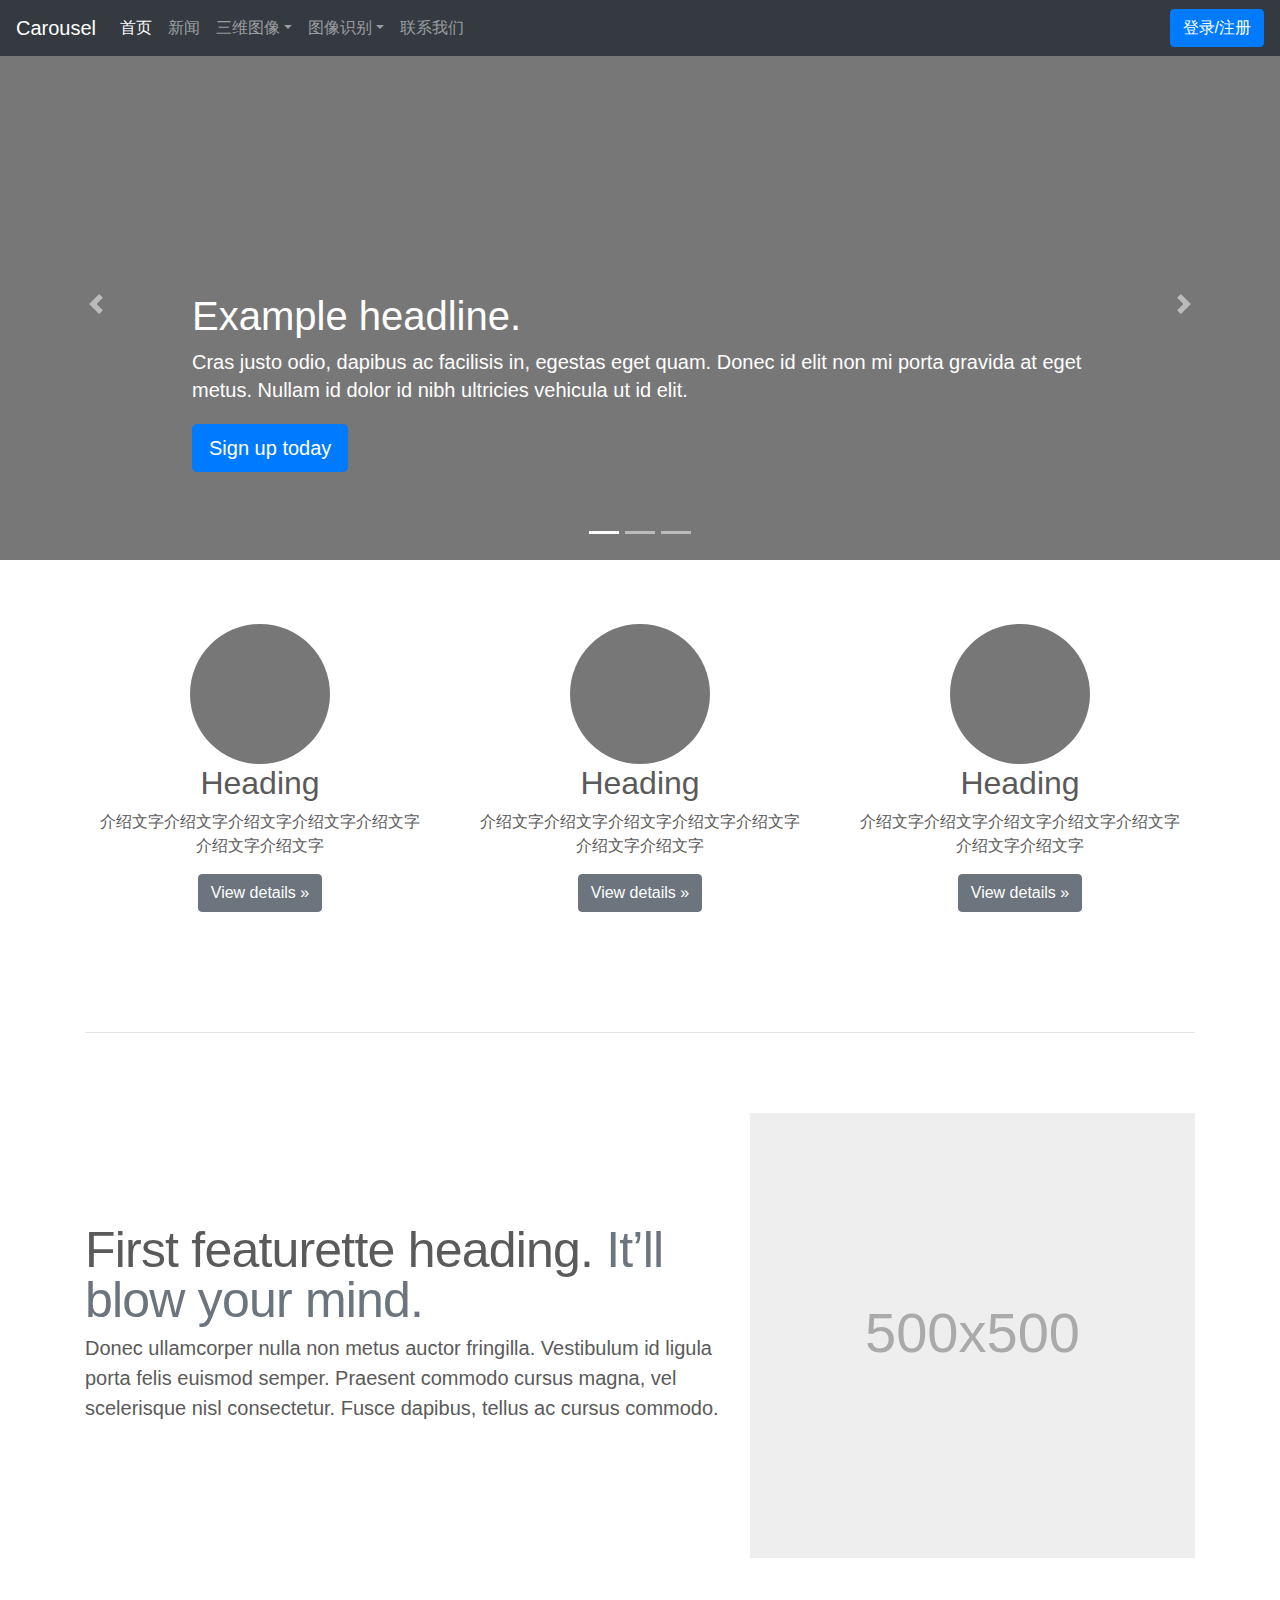
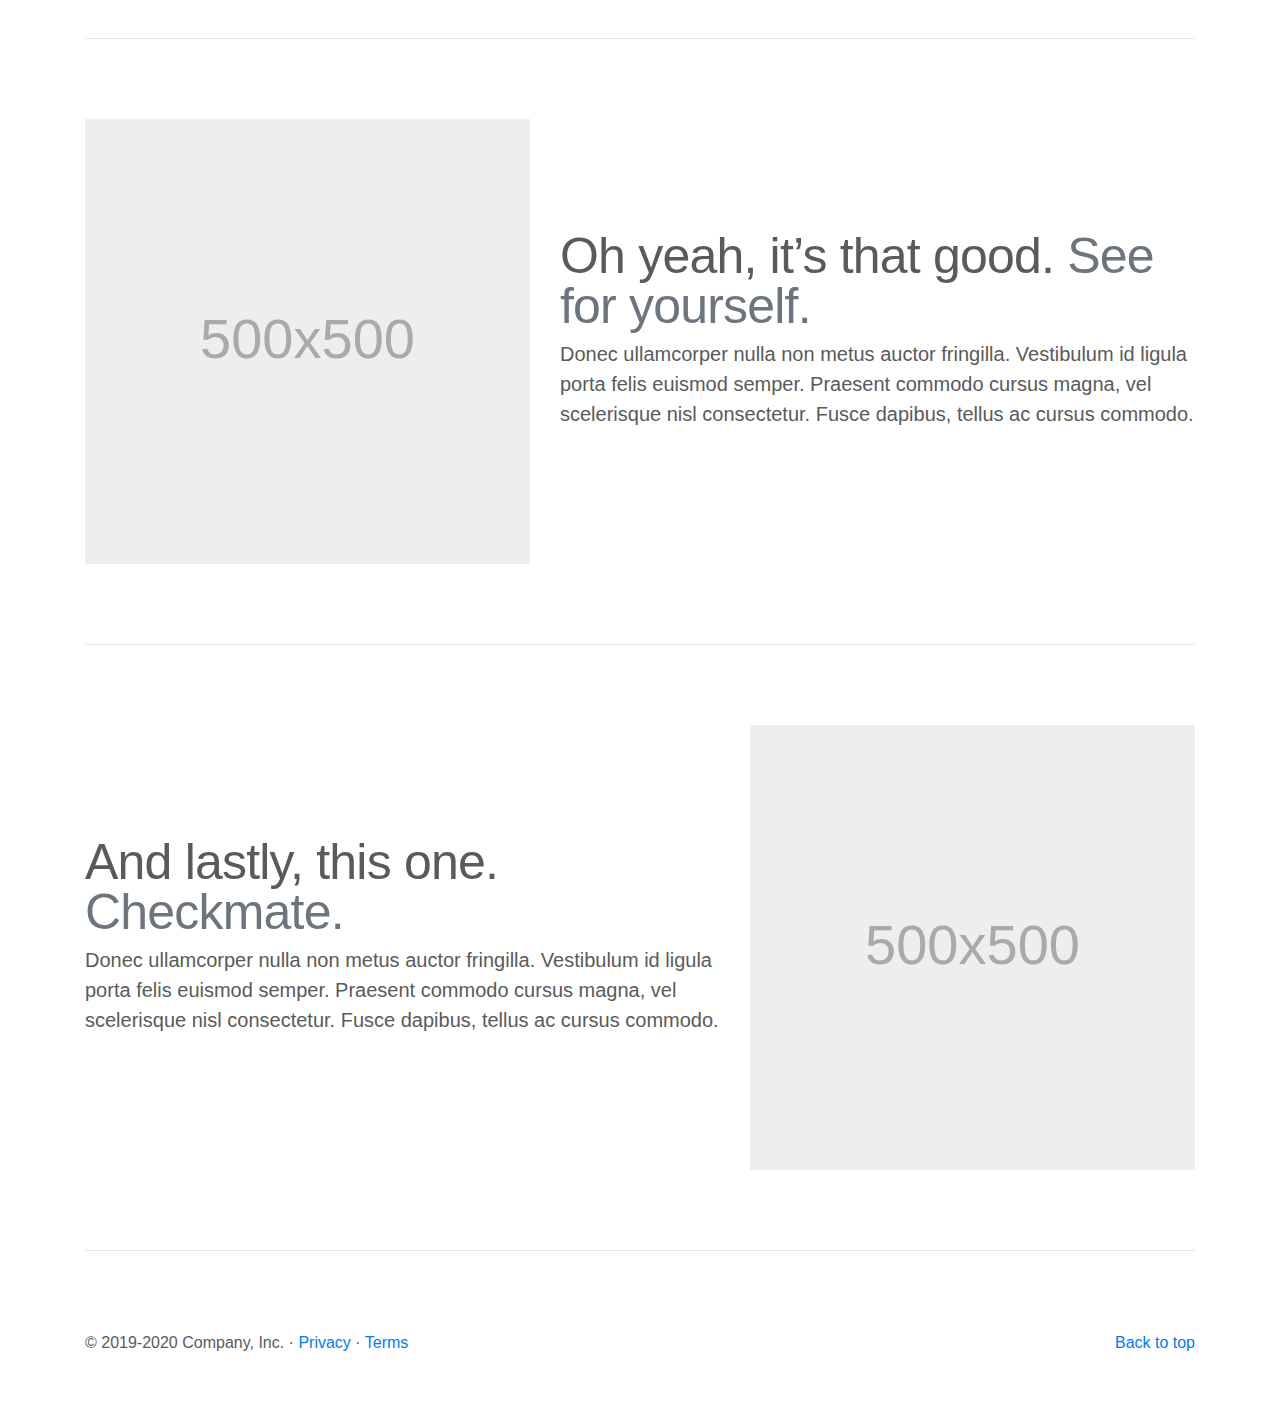
<file: test/static/index.html>
<html lang="en">
<head>
	<meta http-equiv="Content-Type" content="text/html; charset=UTF-8">
    <meta name="viewport" content="width=device-width, initial-scale=1, shrink-to-fit=no">
    <title>AI Labs</title>

    <style>
      .bd-placeholder-img {
        font-size: 1.125rem;
        text-anchor: middle;
        -webkit-user-select: none;
        -moz-user-select: none;
        -ms-user-select: none;
        user-select: none;
      }

      @media (min-width: 768px) {
        .bd-placeholder-img-lg {
          font-size: 3.5rem;
        }
      }
    </style>
	
	<link rel="stylesheet" href="bootstrap/css/bootstrap.min.css">
	<script src="jquery/jquery.min.js"></script>
	<script src="bootstrap/js/bootstrap.min.js"></script>
	
	<script src="js/user.js"></script>
	  
    <!-- Custom styles for this template -->
    <link href="css/carousel.css" rel="stylesheet">

  </head>
 

  <body>
  
<header>
  <nav class="navbar navbar-expand-md navbar-dark fixed-top bg-dark">
    <a class="navbar-brand" href="#">Carousel</a>
    <button class="navbar-toggler" type="button" data-toggle="collapse" data-target="#navbarCollapse" aria-controls="navbarCollapse" aria-expanded="false" aria-label="Toggle navigation">
      <span class="navbar-toggler-icon"></span>
    </button>
    <div class="collapse navbar-collapse" id="navbarCollapse">
      <ul class="navbar-nav mr-auto">
        <li class="nav-item active">
          <a class="nav-link" href="index.html">首页</a>
        </li>
        <li class="nav-item">
          <a class="nav-link" href="pricing.html">新闻</a>
        </li>
		<li class="nav-item dropdown">
			<a class="nav-link dropdown-toggle" href="#" id="dropdown01" data-toggle="dropdown" aria-haspopup="true" aria-expanded="true">三维图像</a>
			<div class="dropdown-menu" aria-labelledby="dropdown01">
			  <a class="dropdown-item" href="#">Mesh Simplify</a>
			  <a class="dropdown-item" href="#">图片处理</a>
			</div>
		</li>
		<li class="nav-item dropdown">
			<a class="nav-link dropdown-toggle" href="#" id="dropdown01" data-toggle="dropdown" aria-haspopup="true" aria-expanded="true">图像识别</a>
			<div class="dropdown-menu" aria-labelledby="dropdown01">
			  <a class="dropdown-item" href="#">人脸识别</a>
			  <a class="dropdown-item" href="#">OCR识别</a>
			  <a class="dropdown-item" href="#">老人防跌倒识别</a>
			</div>
		</li>
        <li class="nav-item">
          <a class="nav-link" href="#">联系我们</a>
        </li>
      </ul>
	  <h5 class="label-username" style="color:white;padding-right:10px;"></h5>
    </div>
  </nav>
</header>

<main role="main">

  <div id="myCarousel" class="carousel slide" data-ride="carousel">
    <ol class="carousel-indicators">
      <li data-target="#myCarousel" data-slide-to="0" class="active"></li>
      <li data-target="#myCarousel" data-slide-to="1"></li>
      <li data-target="#myCarousel" data-slide-to="2"></li>
    </ol>
    <div class="carousel-inner">
      <div class="carousel-item active">
        <svg class="bd-placeholder-img" width="100%" height="100%" xmlns="http://www.w3.org/2000/svg" preserveAspectRatio="xMidYMid slice" focusable="false" role="img"><rect width="100%" height="100%" fill="#777"></rect></svg>
        <div class="container">
          <div class="carousel-caption text-left">
            <h1>Example headline.</h1>
            <p>Cras justo odio, dapibus ac facilisis in, egestas eget quam. Donec id elit non mi porta gravida at eget metus. Nullam id dolor id nibh ultricies vehicula ut id elit.</p>
            <p><a class="btn btn-lg btn-primary" href="#" role="button">Sign up today</a></p>
          </div>
        </div>
      </div>
      <div class="carousel-item">
        <svg class="bd-placeholder-img" width="100%" height="100%" xmlns="http://www.w3.org/2000/svg" preserveAspectRatio="xMidYMid slice" focusable="false" role="img"><rect width="100%" height="100%" fill="#777"></rect></svg>
        <div class="container">
          <div class="carousel-caption">
            <h1>Another example headline.</h1>
            <p>Cras justo odio, dapibus ac facilisis in, egestas eget quam. Donec id elit non mi porta gravida at eget metus. Nullam id dolor id nibh ultricies vehicula ut id elit.</p>
            <p><a class="btn btn-lg btn-primary" href="#" role="button">Learn more</a></p>
          </div>
        </div>
      </div>
      <div class="carousel-item">
        <svg class="bd-placeholder-img" width="100%" height="100%" xmlns="http://www.w3.org/2000/svg" preserveAspectRatio="xMidYMid slice" focusable="false" role="img"><rect width="100%" height="100%" fill="#777"></rect></svg>
        <div class="container">
          <div class="carousel-caption text-right">
            <h1>One more for good measure.</h1>
            <p>Cras justo odio, dapibus ac facilisis in, egestas eget quam. Donec id elit non mi porta gravida at eget metus. Nullam id dolor id nibh ultricies vehicula ut id elit.</p>
            <p><a class="btn btn-lg btn-primary" href="#" role="button">Browse gallery</a></p>
          </div>
        </div>
      </div>
    </div>
    <a class="carousel-control-prev" href="#myCarousel" role="button" data-slide="prev">
      <span class="carousel-control-prev-icon" aria-hidden="true"></span>
      <span class="sr-only">Previous</span>
    </a>
    <a class="carousel-control-next" href="#myCarousel" role="button" data-slide="next">
      <span class="carousel-control-next-icon" aria-hidden="true"></span>
      <span class="sr-only">Next</span>
    </a>
  </div>


  <!-- Marketing messaging and featurettes
  ================================================== -->
  <!-- Wrap the rest of the page in another container to center all the content. -->

  <div class="container marketing">

    <!-- Three columns of text below the carousel -->
    <div class="row">
      <div class="col-lg-4">
        <svg class="bd-placeholder-img rounded-circle" width="140" height="140" xmlns="http://www.w3.org/2000/svg" preserveAspectRatio="xMidYMid slice" focusable="false" role="img" aria-label="Placeholder: 140x140"><title>Placeholder</title><rect width="100%" height="100%" fill="#777"></rect><text x="50%" y="50%" fill="#777" dy=".3em">140x140</text></svg>
        <h2>Heading</h2>
        <p>介绍文字介绍文字介绍文字介绍文字介绍文字介绍文字介绍文字</p>
        <p><a class="btn btn-secondary" href="#" role="button">View details &raquo;</a></p>
      </div><!-- /.col-lg-4 -->
      <div class="col-lg-4">
        <svg class="bd-placeholder-img rounded-circle" width="140" height="140" xmlns="http://www.w3.org/2000/svg" preserveAspectRatio="xMidYMid slice" focusable="false" role="img" aria-label="Placeholder: 140x140"><title>Placeholder</title><rect width="100%" height="100%" fill="#777"></rect><text x="50%" y="50%" fill="#777" dy=".3em">140x140</text></svg>
        <h2>Heading</h2>
        <p>介绍文字介绍文字介绍文字介绍文字介绍文字介绍文字介绍文字</p>
        <p><a class="btn btn-secondary" href="#" role="button">View details &raquo;</a></p>
      </div><!-- /.col-lg-4 -->
      <div class="col-lg-4">
        <svg class="bd-placeholder-img rounded-circle" width="140" height="140" xmlns="http://www.w3.org/2000/svg" preserveAspectRatio="xMidYMid slice" focusable="false" role="img" aria-label="Placeholder: 140x140"><title>Placeholder</title><rect width="100%" height="100%" fill="#777"></rect><text x="50%" y="50%" fill="#777" dy=".3em">140x140</text></svg>
        <h2>Heading</h2>
        <p>介绍文字介绍文字介绍文字介绍文字介绍文字介绍文字介绍文字</p>
        <p><a class="btn btn-secondary" href="#" role="button">View details &raquo;</a></p>
      </div><!-- /.col-lg-4 -->
    </div><!-- /.row -->


    <!-- START THE FEATURETTES -->

    <hr class="featurette-divider">

    <div class="row featurette">
      <div class="col-md-7">
        <h2 class="featurette-heading">First featurette heading. <span class="text-muted">It’ll blow your mind.</span></h2>
        <p class="lead">Donec ullamcorper nulla non metus auctor fringilla. Vestibulum id ligula porta felis euismod semper. Praesent commodo cursus magna, vel scelerisque nisl consectetur. Fusce dapibus, tellus ac cursus commodo.</p>
      </div>
      <div class="col-md-5">
        <svg class="bd-placeholder-img bd-placeholder-img-lg featurette-image img-fluid mx-auto" width="500" height="500" xmlns="http://www.w3.org/2000/svg" preserveAspectRatio="xMidYMid slice" focusable="false" role="img" aria-label="Placeholder: 500x500"><title>Placeholder</title><rect width="100%" height="100%" fill="#eee"></rect><text x="50%" y="50%" fill="#aaa" dy=".3em">500x500</text></svg>
      </div>
    </div>

    <hr class="featurette-divider">

    <div class="row featurette">
      <div class="col-md-7 order-md-2">
        <h2 class="featurette-heading">Oh yeah, it’s that good. <span class="text-muted">See for yourself.</span></h2>
        <p class="lead">Donec ullamcorper nulla non metus auctor fringilla. Vestibulum id ligula porta felis euismod semper. Praesent commodo cursus magna, vel scelerisque nisl consectetur. Fusce dapibus, tellus ac cursus commodo.</p>
      </div>
      <div class="col-md-5 order-md-1">
        <svg class="bd-placeholder-img bd-placeholder-img-lg featurette-image img-fluid mx-auto" width="500" height="500" xmlns="http://www.w3.org/2000/svg" preserveAspectRatio="xMidYMid slice" focusable="false" role="img" aria-label="Placeholder: 500x500"><title>Placeholder</title><rect width="100%" height="100%" fill="#eee"></rect><text x="50%" y="50%" fill="#aaa" dy=".3em">500x500</text></svg>
      </div>
    </div>

    <hr class="featurette-divider">

    <div class="row featurette">
      <div class="col-md-7">
        <h2 class="featurette-heading">And lastly, this one. <span class="text-muted">Checkmate.</span></h2>
        <p class="lead">Donec ullamcorper nulla non metus auctor fringilla. Vestibulum id ligula porta felis euismod semper. Praesent commodo cursus magna, vel scelerisque nisl consectetur. Fusce dapibus, tellus ac cursus commodo.</p>
      </div>
      <div class="col-md-5">
        <svg class="bd-placeholder-img bd-placeholder-img-lg featurette-image img-fluid mx-auto" width="500" height="500" xmlns="http://www.w3.org/2000/svg" preserveAspectRatio="xMidYMid slice" focusable="false" role="img" aria-label="Placeholder: 500x500"><title>Placeholder</title><rect width="100%" height="100%" fill="#eee"></rect><text x="50%" y="50%" fill="#aaa" dy=".3em">500x500</text></svg>
      </div>
    </div>

    <hr class="featurette-divider">

    <!-- /END THE FEATURETTES -->

  </div><!-- /.container -->


  <!-- FOOTER -->
  <footer class="container">
    <p class="float-right"><a href="#">Back to top</a></p>
    <p>&copy; 2019-2020 Company, Inc. &middot; <a href="#">Privacy</a> &middot; <a href="#">Terms</a></p>
  </footer>
</main>

<script>

</script>

</body>
</html>
</file>
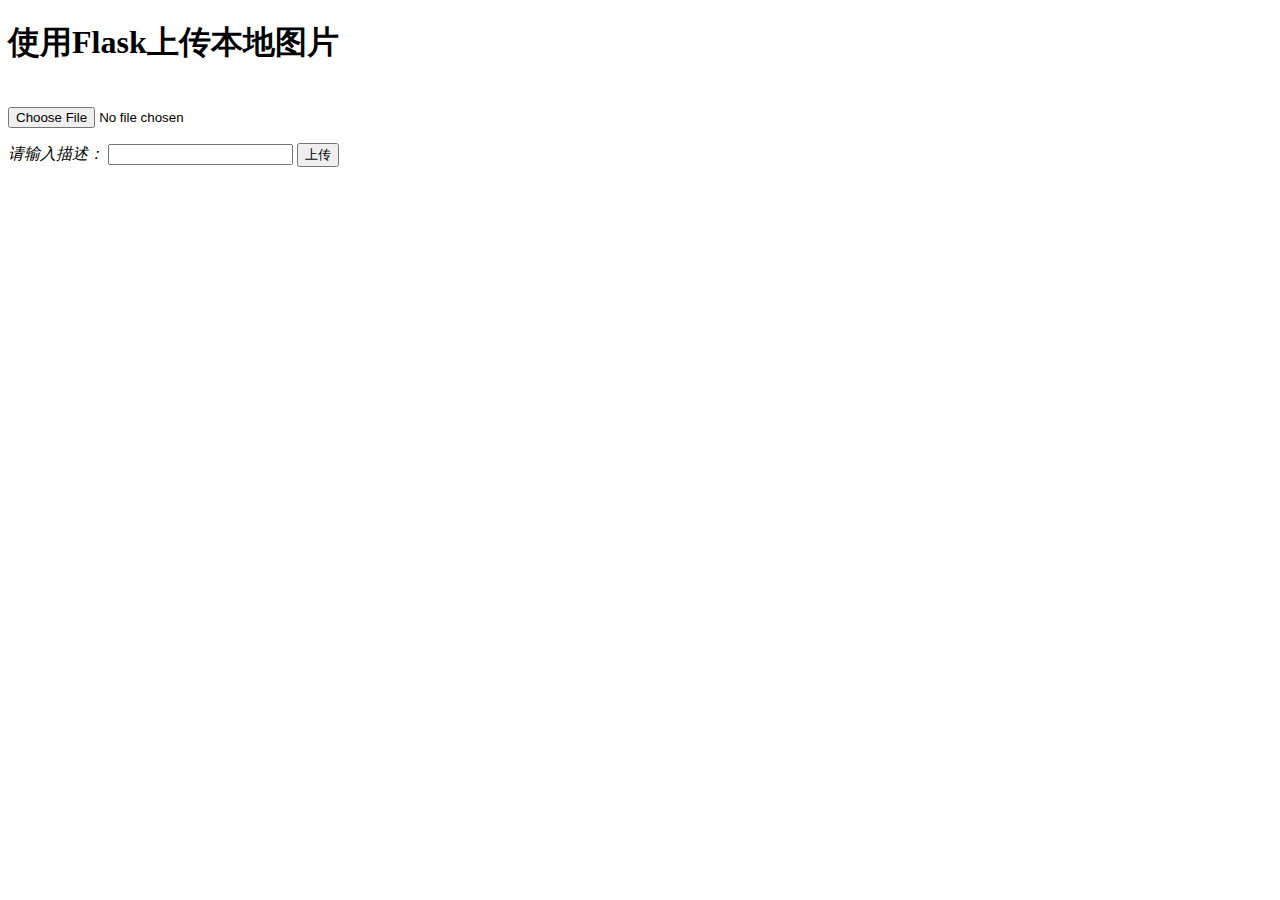
<file: flask/templates/upload.html>
<!DOCTYPE html>
<html lang="en">
<head>
    <meta charset="UTF-8">
    <title>Flask上传图片演示</title>
</head>
<body>
    <h1>使用Flask上传本地图片</h1>
    <form action="" enctype='multipart/form-data' method='POST'>
        <input type="file" name="file" style="margin-top:20px;"/>
        <br>
        <i>请输入描述：</i>
        <input type="text" class="txt_input" name="name"  value="" style="margin-top:10px;"/>
        <input type="submit" value="上传" class="button-new" style="margin-top:15px;"/>
    </form>
</body>
</html>
</file>
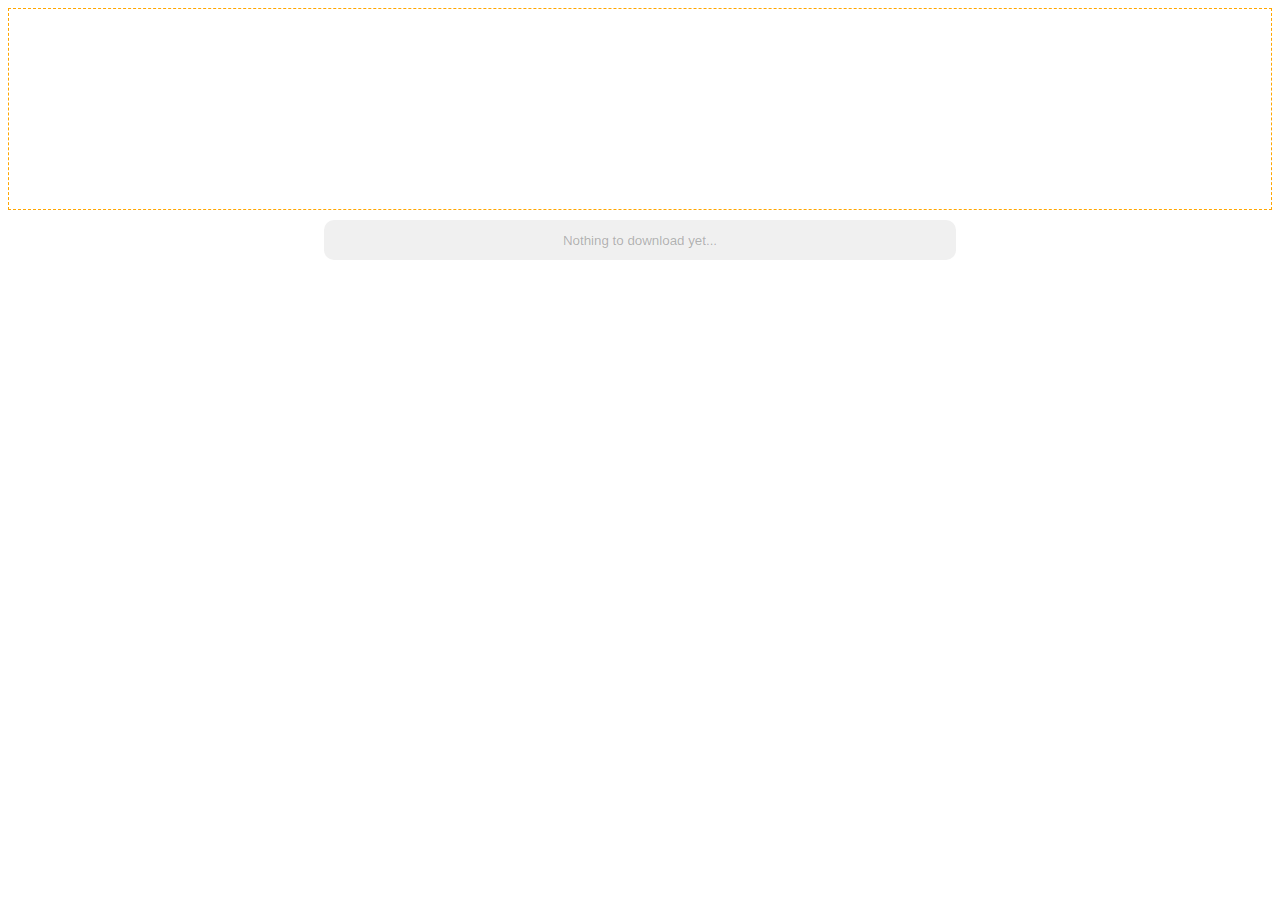
<file: flask/templates/upload_images.html>
<!DOCTYPE html>
<html lang="en">
<head>
	<meta charset="UTF-8">
	<title>h5拖拽异步上传</title>
</head>
<style>
	#uuz{
		height: 200px;
		border: 1px dashed orange;
		text-align: center;
	}
	#download_container {
    display: flex;
    justify-content: center;
}
#download {
    width:50%;
    height:40px;
    margin:0 auto;
    margin-top:10px;
    cursor: pointer;
    border: 0px;
    border-radius: 10px;
    background: rgb(240, 240, 240);
}
</style>
<body>
	<div id="uuz">
	</div>
	
    <div id="download_container">
        <a id="download_a" hidden=""></a>
        <button id="download" disabled="" onclick="document.getElementById(&#39;download_a&#39;).click()">Nothing to download yet...</button>
    </div>
</body>
<script>
	window.onload = function(){
		var uuz = document.getElementById('uuz');
 
		uuz.ondragenter = function(e){
			e.preventDefault();
		}
 
		uuz.ondragover = function(e){
			e.preventDefault();
			this.innerHTML = '请松开';
		}
 
		uuz.ondragleave = function(e){
			e.preventDefault();
			this.innerHTML = '请拖入要上传的文件';
		}
 
		uuz.ondrop = function(e){
			e.preventDefault();
 
			var file = e.dataTransfer.files[0]; //获取要上传的文件对象(可以上传多个)
			
			var reader = new FileReader();
			reader.readAsDataURL(file);
			reader.onload = function () {
				//this.result为当前文件的base64解码
				var img = document.createElement("img");
				img.src = this.result;
				img.className = "myImg";
				document.getElementById("imgs").appendChild(img);
			};
			reader.onloadend = function () {
				//如果上传出错
				if (reader.error) {
					alert(reader.error);
				} else {
					//可以进行与服务器的上传交互
				}
			}
				
			var formdata = new FormData();
			var xhr = new XMLHttpRequest();
 
			formdata.append('upfile', upfile); //设置服务器端接收的name为upfile
			xhr.open('post','1.php'); //以post方式发送到1.php
 
			xhr.onreadystatechange = function(){
				if(this.status==200){ //上传成功
					alert('上传成功');
				}else{
					alert('上传失败~');
				}
			}
 
			xhr.send(formdata);
		}
	}
</script>
</html>
</file>
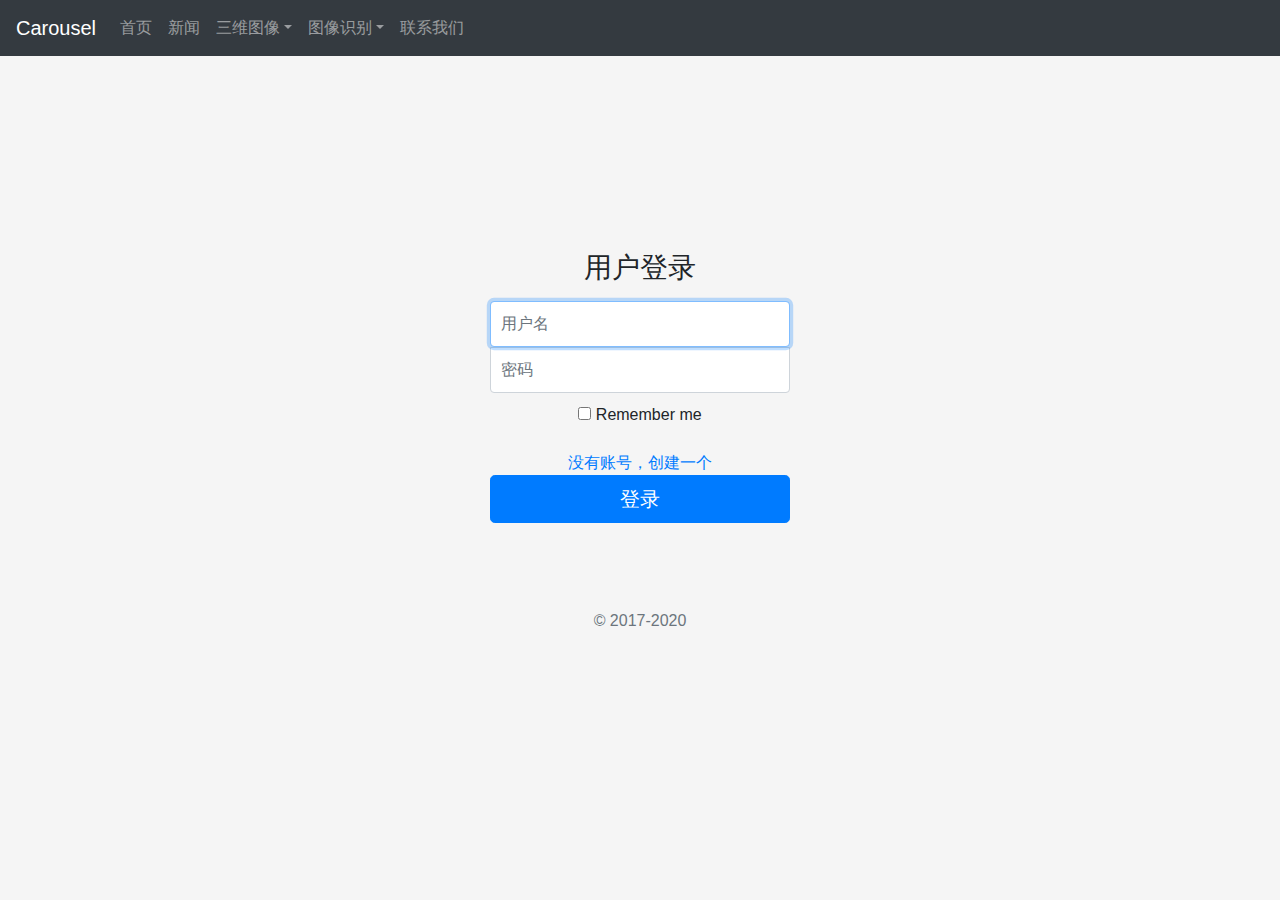
<file: test/static/login.html>
<html lang="en">
<head>
	<meta http-equiv="Content-Type" content="text/html; charset=UTF-8">
    
    <meta name="viewport" content="width=device-width, initial-scale=1, shrink-to-fit=no">    
	<title>AI Labs</title>

    <style>
      .bd-placeholder-img {
        font-size: 1.125rem;
        text-anchor: middle;
        -webkit-user-select: none;
        -moz-user-select: none;
        -ms-user-select: none;
        user-select: none;
      }

      @media (min-width: 768px) {
        .bd-placeholder-img-lg {
          font-size: 3.5rem;
        }
      }
    </style>
	
	<link rel="stylesheet" href="bootstrap/css/bootstrap.min.css">
	<script src="jquery/jquery.min.js"></script>
	<script src="bootstrap/js/bootstrap.min.js"></script>
	  
	<script src="js/user.js"></script>
	
    <!-- Custom styles for this template -->
    <link href="css/signin.css" rel="stylesheet">

  </head>
  <body class="text-center">
  
<header>
  <nav class="navbar navbar-expand-md navbar-dark fixed-top bg-dark">
    <a class="navbar-brand" href="#">Carousel</a>
    <button class="navbar-toggler" type="button" data-toggle="collapse" data-target="#navbarCollapse" aria-controls="navbarCollapse" aria-expanded="false" aria-label="Toggle navigation">
      <span class="navbar-toggler-icon"></span>
    </button>
    <div class="collapse navbar-collapse" id="navbarCollapse">
      <ul class="navbar-nav mr-auto">
        <li class="nav-item">
          <a class="nav-link" href="index.html">首页</a>
        </li>
        <li class="nav-item">
          <a class="nav-link" href="pricing.html">新闻</a>
        </li>
		<li class="nav-item dropdown">
			<a class="nav-link dropdown-toggle" href="#" id="dropdown01" data-toggle="dropdown" aria-haspopup="true" aria-expanded="true">三维图像</a>
			<div class="dropdown-menu" aria-labelledby="dropdown01">
			  <a class="dropdown-item" href="#">Mesh Simplify</a>
			  <a class="dropdown-item" href="#">图片处理</a>
			</div>
		</li>
		<li class="nav-item dropdown">
			<a class="nav-link dropdown-toggle" href="#" id="dropdown01" data-toggle="dropdown" aria-haspopup="true" aria-expanded="true">图像识别</a>
			<div class="dropdown-menu" aria-labelledby="dropdown01">
			  <a class="dropdown-item" href="#">人脸识别</a>
			  <a class="dropdown-item" href="#">OCR识别</a>
			  <a class="dropdown-item" href="#">老人防跌倒识别</a>
			</div>
		</li>
        <li class="nav-item">
          <a class="nav-link" href="#">联系我们</a>
        </li>
      </ul>
    </div>
  </nav>
</header>

<form class="form-signin" onsubmit="return false">
  <h1 class="h3 mb-3 font-weight-normal">用户登录</h1>
  <label for="inputName" class="sr-only">用户名</label>
  <input type="text" id="inputName" class="form-control" placeholder="用户名" required autofocus>
  <label for="inputPassword" class="sr-only">密码</label>
  <input type="password" id="inputPassword" class="form-control" placeholder="密码" required>
  <div class="checkbox mb-3">
    <label>
      <input type="checkbox" value="remember-me"> Remember me
    </label>
  </div>
  <a class="btn-register" href="register.html">没有账号，创建一个</a>
  <button class="btn btn-lg btn-primary btn-block btn-login" type="submit">登录</button>
  <label class="invalid-text"></label>
  <p class="mt-5 mb-3 text-muted">&copy; 2017-2020</p>
</form>

<script>
	$(".btn-login").click(function(){
		var user = {
			username:$("#inputName").val(),
			password:$("#inputPassword").val()
		}
		console.log(user)
		$.ajax({
			url:"login",
			type:"POST",
			data:user,
			dataType:"json",
			success:function(data){
				console.log(data);
				if (data.code == 0) {
					window.localStorage.username = user.username;
					console.log("login success")
					console.log(window.localStorage.username)
					window.location.href='index.html';
				} else {
					$(".invalid-text").html(data.msg);
				}
			}
		});
	});
</script>

</body>
</html>
</file>
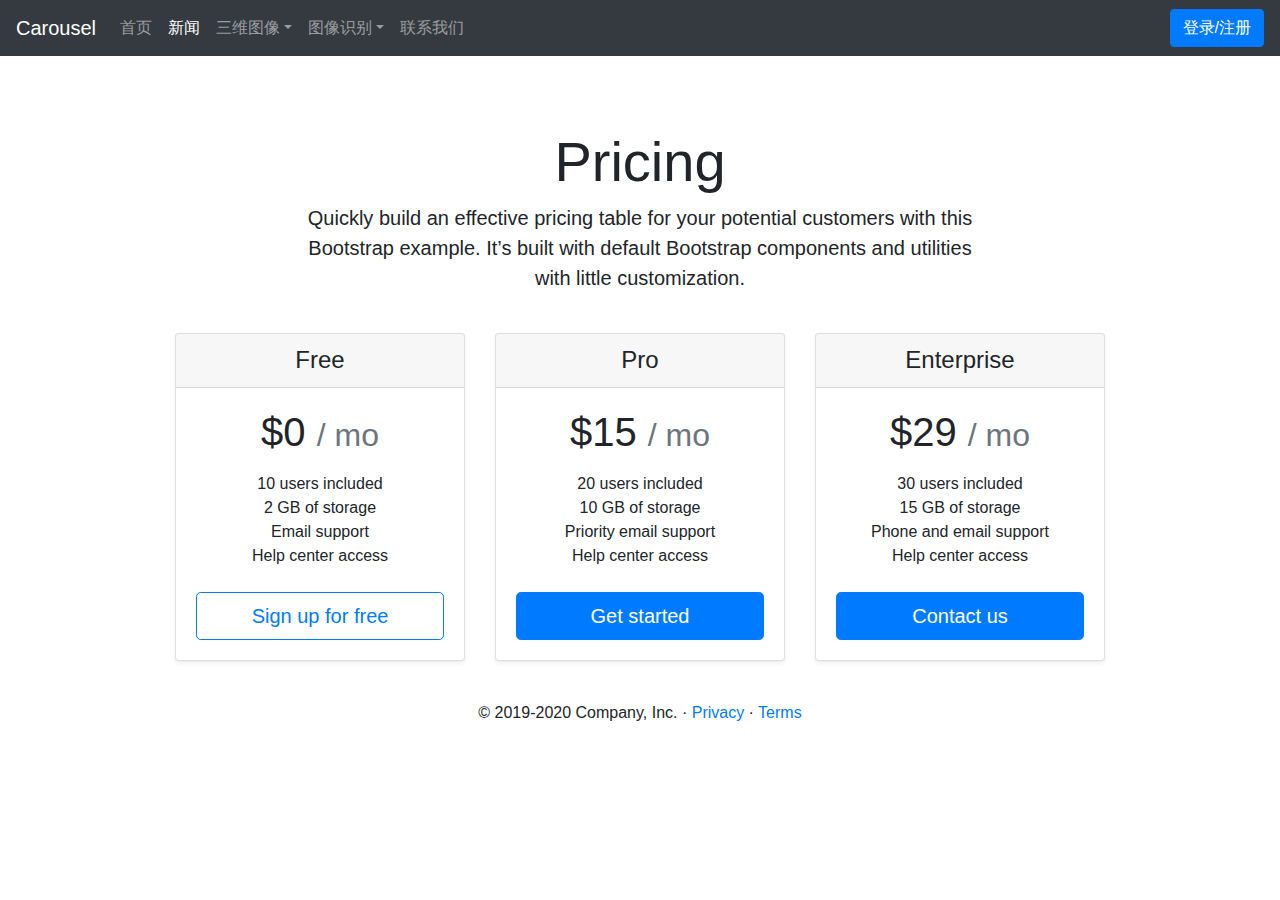
<file: test/static/pricing.html>
<html lang="en">
<head>
	<meta http-equiv="Content-Type" content="text/html; charset=UTF-8">
    
    <meta name="viewport" content="width=device-width, initial-scale=1, shrink-to-fit=no">
	<title>AI Labs</title>

    <style>
      .bd-placeholder-img {
        font-size: 1.125rem;
        text-anchor: middle;
        -webkit-user-select: none;
        -moz-user-select: none;
        -ms-user-select: none;
        user-select: none;
      }

      @media (min-width: 768px) {
        .bd-placeholder-img-lg {
          font-size: 3.5rem;
        }
      }
    </style>
	
	<link rel="stylesheet" href="bootstrap/css/bootstrap.min.css">
	<script src="jquery/jquery.min.js"></script>
	<script src="bootstrap/js/bootstrap.min.js"></script>
	  
	<script src="js/user.js"></script>
	
    <!-- Custom styles for this template -->
    <link href="css/pricing.css" rel="stylesheet">

  </head>
  <body class="text-center">
  
<header>
  <nav class="navbar navbar-expand-md navbar-dark fixed-top bg-dark">
    <a class="navbar-brand" href="#">Carousel</a>
    <button class="navbar-toggler" type="button" data-toggle="collapse" data-target="#navbarCollapse" aria-controls="navbarCollapse" aria-expanded="false" aria-label="Toggle navigation">
      <span class="navbar-toggler-icon"></span>
    </button>
    <div class="collapse navbar-collapse" id="navbarCollapse">
      <ul class="navbar-nav mr-auto">
        <li class="nav-item">
          <a class="nav-link" href="index.html">首页</a>
        </li>
        <li class="nav-item active">
          <a class="nav-link" href="pricing.html">新闻</a>
        </li>
		<li class="nav-item dropdown">
			<a class="nav-link dropdown-toggle" href="#" id="dropdown01" data-toggle="dropdown" aria-haspopup="true" aria-expanded="true">三维图像</a>
			<div class="dropdown-menu" aria-labelledby="dropdown01">
			  <a class="dropdown-item" href="#">Mesh Simplify</a>
			  <a class="dropdown-item" href="#">图片处理</a>
			</div>
		</li>
		<li class="nav-item dropdown">
			<a class="nav-link dropdown-toggle" href="#" id="dropdown01" data-toggle="dropdown" aria-haspopup="true" aria-expanded="true">图像识别</a>
			<div class="dropdown-menu" aria-labelledby="dropdown01">
			  <a class="dropdown-item" href="#">人脸识别</a>
			  <a class="dropdown-item" href="#">OCR识别</a>
			  <a class="dropdown-item" href="#">老人防跌倒识别</a>
			</div>
		</li>
        <li class="nav-item">
          <a class="nav-link" href="#">联系我们</a>
        </li>
      </ul>
	  <h5 class="label-username" style="color:white;padding-right:10px;"></h5>
    </div>
  </nav>
</header>


<div class="pricing-header px-3 py-3 pt-md-5 pb-md-4 mx-auto text-center">
  <h1 class="display-4">Pricing</h1>
  <p class="lead">Quickly build an effective pricing table for your potential customers with this Bootstrap example. It’s built with default Bootstrap components and utilities with little customization.</p>
</div>

<div class="container">
  <div class="card-deck mb-3 text-center">
    <div class="card mb-4 shadow-sm">
      <div class="card-header">
        <h4 class="my-0 font-weight-normal">Free</h4>
      </div>
      <div class="card-body">
        <h1 class="card-title pricing-card-title">$0 <small class="text-muted">/ mo</small></h1>
        <ul class="list-unstyled mt-3 mb-4">
          <li>10 users included</li>
          <li>2 GB of storage</li>
          <li>Email support</li>
          <li>Help center access</li>
        </ul>
        <button type="button" class="btn btn-lg btn-block btn-outline-primary">Sign up for free</button>
      </div>
    </div>
    <div class="card mb-4 shadow-sm">
      <div class="card-header">
        <h4 class="my-0 font-weight-normal">Pro</h4>
      </div>
      <div class="card-body">
        <h1 class="card-title pricing-card-title">$15 <small class="text-muted">/ mo</small></h1>
        <ul class="list-unstyled mt-3 mb-4">
          <li>20 users included</li>
          <li>10 GB of storage</li>
          <li>Priority email support</li>
          <li>Help center access</li>
        </ul>
        <button type="button" class="btn btn-lg btn-block btn-primary">Get started</button>
      </div>
    </div>
    <div class="card mb-4 shadow-sm">
      <div class="card-header">
        <h4 class="my-0 font-weight-normal">Enterprise</h4>
      </div>
      <div class="card-body">
        <h1 class="card-title pricing-card-title">$29 <small class="text-muted">/ mo</small></h1>
        <ul class="list-unstyled mt-3 mb-4">
          <li>30 users included</li>
          <li>15 GB of storage</li>
          <li>Phone and email support</li>
          <li>Help center access</li>
        </ul>
        <button type="button" class="btn btn-lg btn-block btn-primary">Contact us</button>
      </div>
    </div>
  </div>

  <!-- FOOTER -->
  <footer class="container">
    <p>&copy; 2019-2020 Company, Inc. &middot; <a href="#">Privacy</a> &middot; <a href="#">Terms</a></p>
  </footer>
  
</body>
</html>
</file>
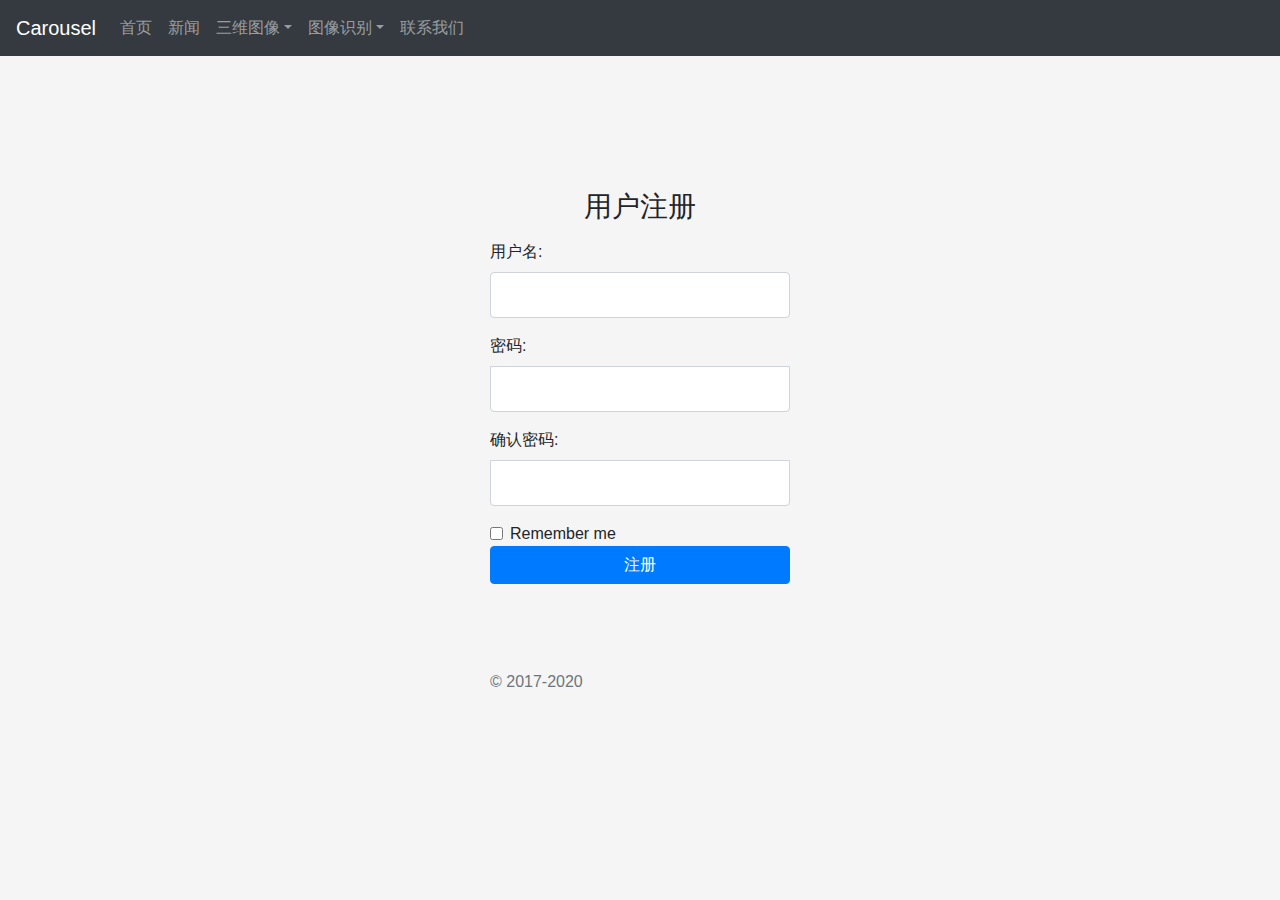
<file: test/static/register.html>
<html lang="en">
<head>
	<meta http-equiv="Content-Type" content="text/html; charset=UTF-8">
    
    <meta name="viewport" content="width=device-width, initial-scale=1, shrink-to-fit=no">    
	<title>AI Labs</title>

    <style>
      .bd-placeholder-img {
        font-size: 1.125rem;
        text-anchor: middle;
        -webkit-user-select: none;
        -moz-user-select: none;
        -ms-user-select: none;
        user-select: none;
      }

      @media (min-width: 768px) {
        .bd-placeholder-img-lg {
          font-size: 3.5rem;
        }
      }
    </style>
	
	<link rel="stylesheet" href="bootstrap/css/bootstrap.min.css">
	<script src="jquery/jquery.min.js"></script>
	<script src="bootstrap/js/bootstrap.min.js"></script>
	  
	<script src="js/user.js"></script>
	
    <!-- Custom styles for this template -->
    <link href="css/signin.css" rel="stylesheet">

  </head>
  <body>
  
<header>
  <nav class="navbar navbar-expand-md navbar-dark fixed-top bg-dark">
    <a class="navbar-brand" href="#">Carousel</a>
    <button class="navbar-toggler" type="button" data-toggle="collapse" data-target="#navbarCollapse" aria-controls="navbarCollapse" aria-expanded="false" aria-label="Toggle navigation">
      <span class="navbar-toggler-icon"></span>
    </button>
    <div class="collapse navbar-collapse" id="navbarCollapse">
      <ul class="navbar-nav mr-auto">
        <li class="nav-item">
          <a class="nav-link" href="index.html">首页</a>
        </li>
        <li class="nav-item">
          <a class="nav-link" href="pricing.html">新闻</a>
        </li>
		<li class="nav-item dropdown">
			<a class="nav-link dropdown-toggle" href="#" id="dropdown01" data-toggle="dropdown" aria-haspopup="true" aria-expanded="true">三维图像</a>
			<div class="dropdown-menu" aria-labelledby="dropdown01">
			  <a class="dropdown-item" href="#">Mesh Simplify</a>
			  <a class="dropdown-item" href="#">图片处理</a>
			</div>
		</li>
		<li class="nav-item dropdown">
			<a class="nav-link dropdown-toggle" href="#" id="dropdown01" data-toggle="dropdown" aria-haspopup="true" aria-expanded="true">图像识别</a>
			<div class="dropdown-menu" aria-labelledby="dropdown01">
			  <a class="dropdown-item" href="#">人脸识别</a>
			  <a class="dropdown-item" href="#">OCR识别</a>
			  <a class="dropdown-item" href="#">老人防跌倒识别</a>
			</div>
		</li>
        <li class="nav-item">
          <a class="nav-link" href="#">联系我们</a>
        </li>
      </ul>
    </div>
  </nav>
</header>

<form class="form-signin" onsubmit="return false">
  <h1 class="h3 mb-3 font-weight-normal text-center">用户注册</h1>
    <div class="form-group">
      <label for="usr">用户名:</label>
      <input type="text" class="form-control" id="usr">
    </div>
    <div class="form-group">
      <label for="pwd">密码:</label>
      <input type="password" class="form-control" id="pwd">
    </div>
    <div class="form-group">
      <label for="pwd">确认密码:</label>
      <input type="password" class="form-control" id="pwd2">
    </div>
    <div class="form-check">
      <label class="form-check-label">
        <input class="form-check-input" type="checkbox"> Remember me
      </label>
    </div>
  <button class="btn btn-primary btn-block btn-register" type="submit">注册</button>
  <label class="invalid-text text-center"></label>
  <p class="mt-5 mb-3 text-muted">&copy; 2017-2020</p>
</form>

<script>
	$(".btn-register").click(function(){
		var user = {
			username:$("#usr").val(),
			password:$("#pwd").val()
		}
		console.log(user)
		$.ajax({
			url:"register",
			type:"POST",
			data:user,
			dataType:"json",
			success:function(data){
				console.log(data);
				if (data.code == 0) {
					console.log("register success")
					window.location.href='login.html';
				} else {
					$(".invalid-text").html(data.msg);
				}
			}
		});
	});
</script>

</body>
</html>
</file>
<file: test/static/css/carousel.css>
/* GLOBAL STYLES
-------------------------------------------------- */
/* Padding below the footer and lighter body text */

body {
  padding-top: 3rem;
  padding-bottom: 3rem;
  color: #5a5a5a;
}


/* CUSTOMIZE THE CAROUSEL
-------------------------------------------------- */

/* Carousel base class */
.carousel {
  margin-bottom: 4rem;
}
/* Since positioning the image, we need to help out the caption */
.carousel-caption {
  bottom: 3rem;
  z-index: 10;
}

/* Declare heights because of positioning of img element */
.carousel-item {
  height: 32rem;
}
.carousel-item > img {
  position: absolute;
  top: 0;
  left: 0;
  min-width: 100%;
  height: 32rem;
}


/* MARKETING CONTENT
-------------------------------------------------- */

/* Center align the text within the three columns below the carousel */
.marketing .col-lg-4 {
  margin-bottom: 1.5rem;
  text-align: center;
}
.marketing h2 {
  font-weight: 400;
}
.marketing .col-lg-4 p {
  margin-right: .75rem;
  margin-left: .75rem;
}


/* Featurettes
------------------------- */

.featurette-divider {
  margin: 5rem 0; /* Space out the Bootstrap <hr> more */
}

/* Thin out the marketing headings */
.featurette-heading {
  font-weight: 300;
  line-height: 1;
  letter-spacing: -.05rem;
}


/* RESPONSIVE CSS
-------------------------------------------------- */

@media (min-width: 40em) {
  /* Bump up size of carousel content */
  .carousel-caption p {
    margin-bottom: 1.25rem;
    font-size: 1.25rem;
    line-height: 1.4;
  }

  .featurette-heading {
    font-size: 50px;
  }
}

@media (min-width: 62em) {
  .featurette-heading {
    margin-top: 7rem;
  }
}
</file>
<file: test/static/css/signin.css>
html,
body {
  height: 100%;
}

body {
  display: -ms-flexbox;
  display: flex;
  -ms-flex-align: center;
  align-items: center;
  padding-top: 40px;
  padding-bottom: 40px;
  background-color: #f5f5f5;
}

.form-signin {
  width: 100%;
  max-width: 330px;
  padding: 15px;
  margin: auto;
}
.form-signin .checkbox {
  font-weight: 400;
}
.form-signin .form-control {
  position: relative;
  box-sizing: border-box;
  height: auto;
  padding: 10px;
  font-size: 16px;
}
.form-signin .form-control:focus {
  z-index: 2;
}
.form-signin input[type="email"] {
  margin-bottom: -1px;
  border-bottom-right-radius: 0;
  border-bottom-left-radius: 0;
}
.form-signin input[type="password"] {
  margin-bottom: 10px;
  border-top-left-radius: 0;
  border-top-right-radius: 0;
}

.invalid-text {
  color:red;
  padding: 15px;
}
</file>
<file: test/static/css/pricing.css>
html {
  font-size: 14px;
}
@media (min-width: 768px) {
  html {
    font-size: 16px;
  }
}

.container {
  max-width: 960px;
}

.pricing-header {
  max-width: 700px;
  padding-top:8em!important;
}

.card-deck .card {
  min-width: 220px;
}
</file>
